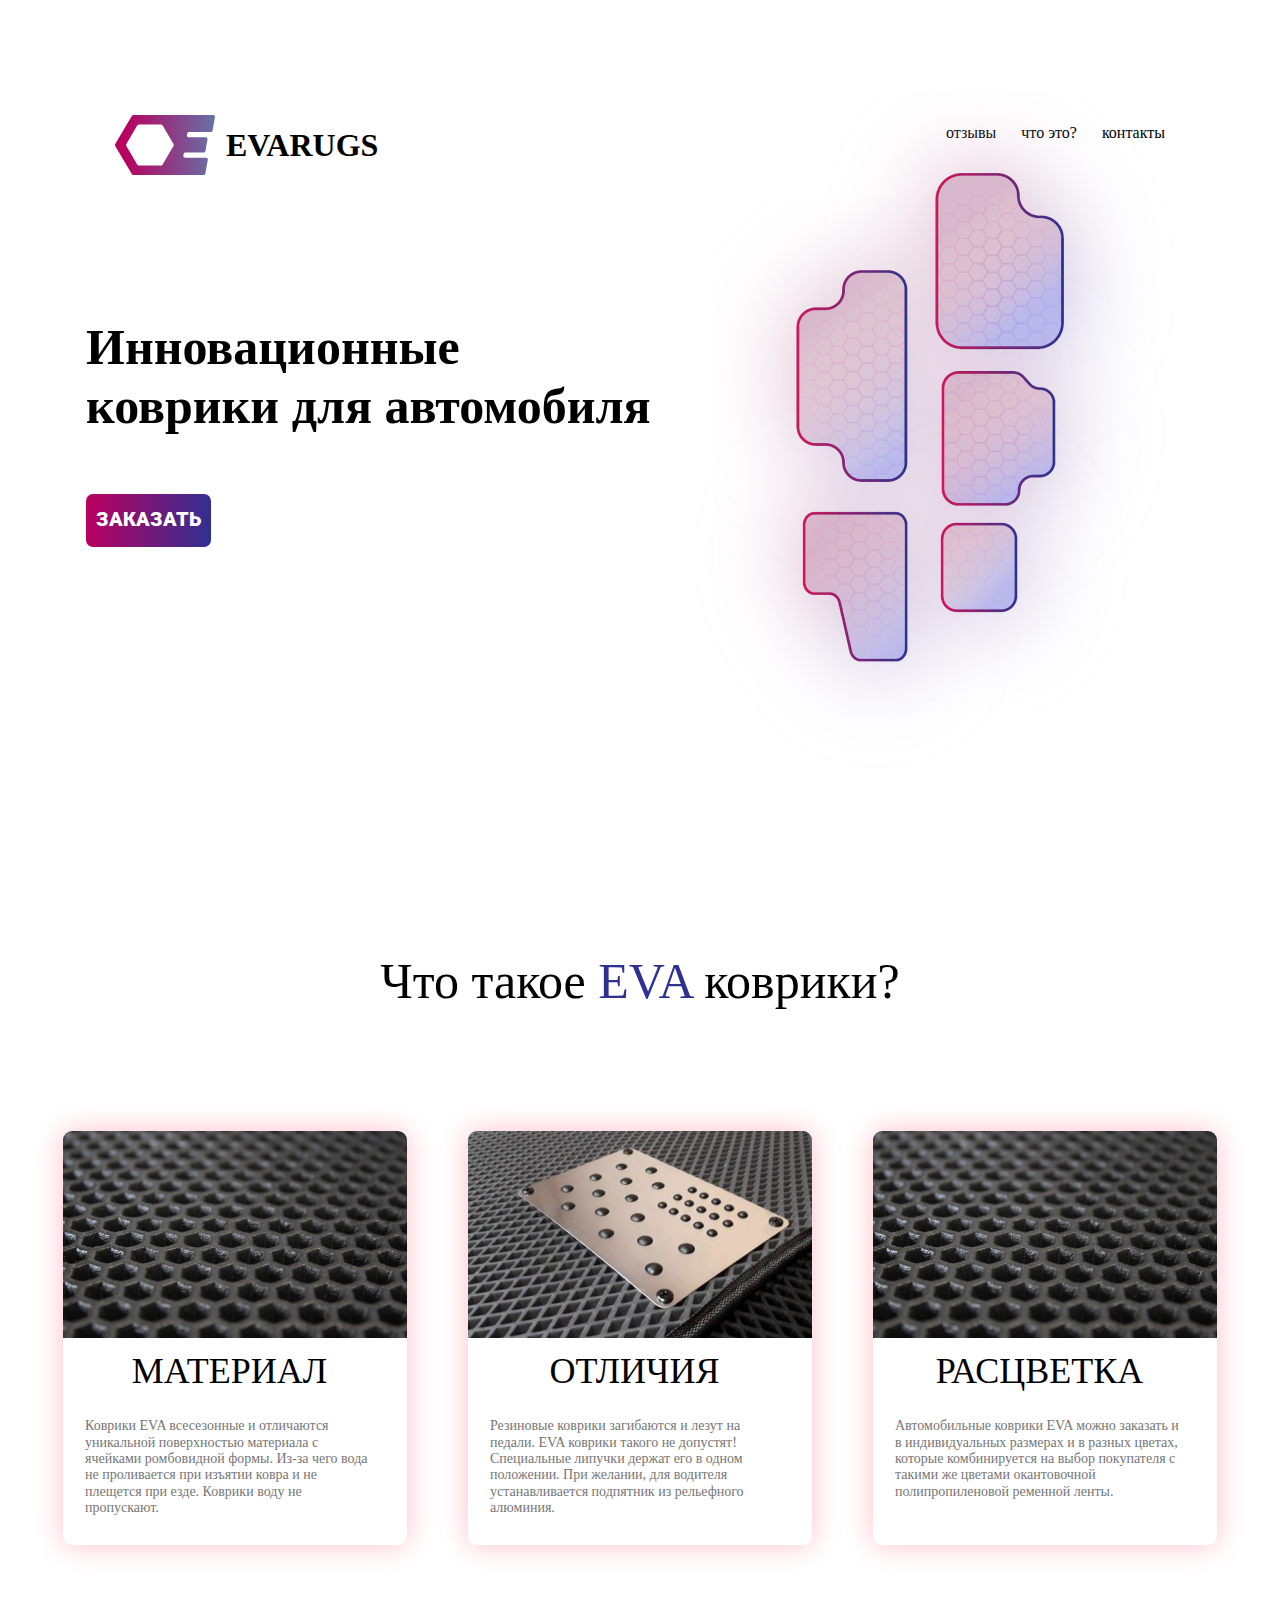
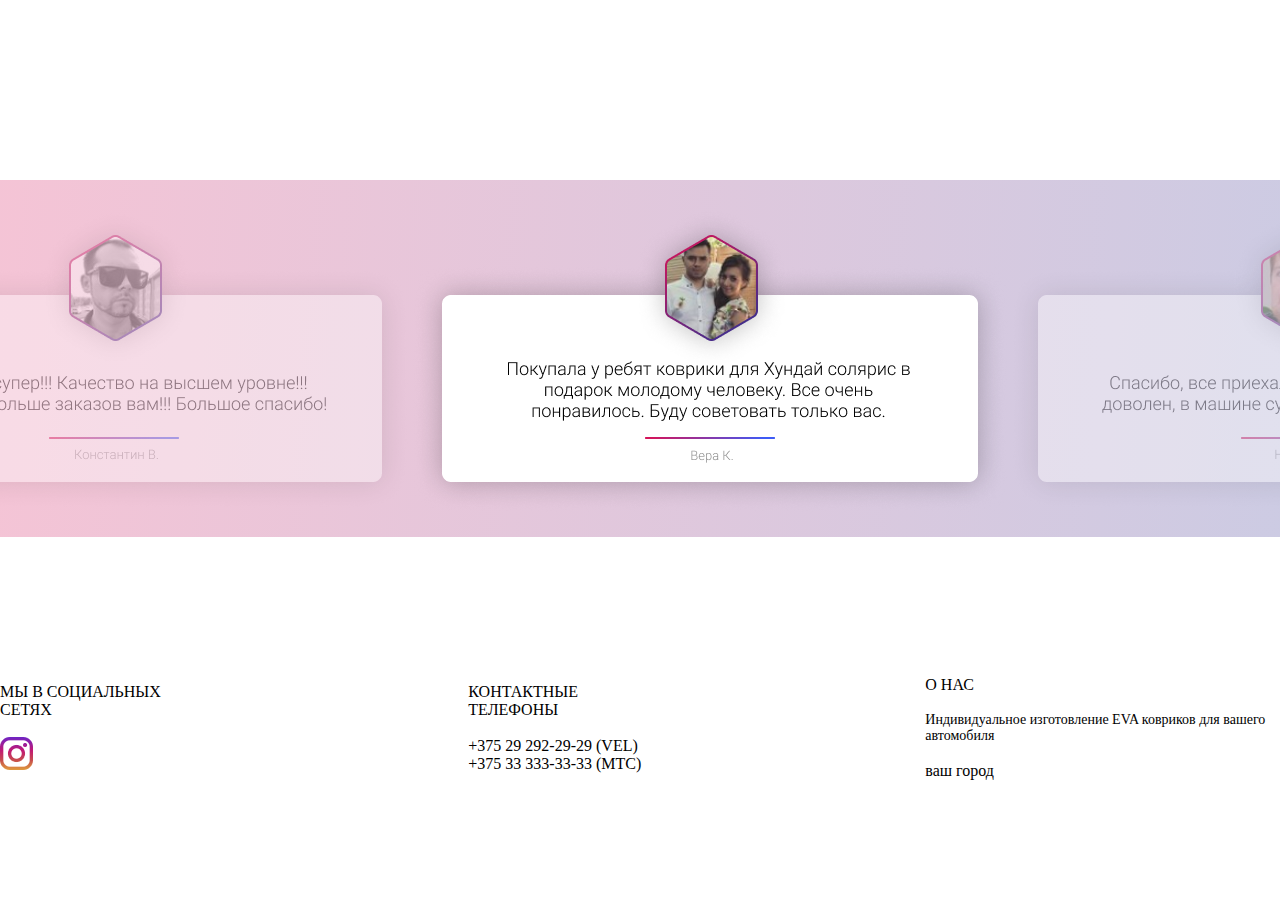
<file: index.html>
<!DOCTYPE html>
<html lang="en">
<head>
    <meta charset="UTF-8">
    <meta name="viewport" content="width=device-width, initial-scale=1.0">
    <title>Document</title>
    <link rel="stylesheet" href="style.css">
</head>
<body>
    <header class="header">
        <div class="contener">
            <nav class="nav">
               <div class="nav__div">
                <img src="Vector.svg" alt="">
                <h1>EVARUGS</h1>
               </div>
               <ul>
                <li>отзывы</li>
                <li>что это?</li>
                <li>контакты</li>
               </ul>
            </nav>
            <div class="header__div">
                <div class="h__div1">
                    <h2>Инновационные коврики для автомобиля</h2>
                    <button class="button">ЗАКАЗАТЬ</button>
                </div>
                <img src="коврф 1.png" alt="">
            </div>
        </div>
    </header>
    <section class="section">
       <div class="contener">
        <div class="section__div">
            <h2>Что такое <span class="span">EVA</span> коврики?</h2>
           <div class="sdd">
            <div class="section__div__box1">
                <img src="image00004 1.jpg" alt="">
                <div class="box1__text">
                    <h2>МАТЕРИАЛ</h2>
                    <br>
                    <p>Коврики EVA всесезонные и отличаются уникальной поверхностью материала с ячейками ромбовидной формы. Из-за чего вода не проливается при изъятии ковра и не плещется при езде. Коврики воду не пропускают.</p>
                </div>
            </div>
            <div class="section__div__box1">
                <img src="file 1.jpg" alt="">
                <div class="box1__text">
                    <h2>ОТЛИЧИЯ</h2>
                    <br>
                    <p>Резиновые коврики загибаются и лезут на педали. EVA коврики такого не допустят! Специальные липучки держат его в одном положении. При желании, для водителя устанавливается подпятник из рельефного алюминия.</p>
                </div>
            </div>
            <div class="section__div__box1">
                <img src="image00004 1.jpg" alt="">
                <div class="box1__text">
                    <h2>РАСЦВЕТКА</h2>
                    <br>
                    <p>Автомобильные коврики EVA можно заказать и в индивидуальных размерах и в разных цветах, которые комбинируется на выбор покупателя с такими же цветами окантовочной полипропиленовой ременной ленты.</p>
                </div>
            </div>
           </div>
        </div>
       </div>
       <nav class="nav2">
            <img src="3 отзыв.png" class="ggg">
            <img src="3 отзыв 3.png" class="ccc">
            <img src="opasity 01.png" class="hhh">
            <img src="1 отзыв.png" class="nima">
            <img src="1 отзыв 2.png" class="ccc">
            <img src="2 отзыв.png" class="ggg">
            <img src="opasity 0.png" class="hhh">
            <img src="2 отзыв 1.png" class="ccc">
       </nav>
    </section>
    <footer class="footer">
        <ul>
            <li>МЫ В СОЦИАЛЬНЫХ СЕТЯХ</li>
            <br>
            <li><img src="512px-Instagram_new 1.png" alt=""></li>
        </ul>
        <br>
        <ul>
            <li>КОНТАКТНЫЕ ТЕЛЕФОНЫ</li>
            <br>
            <li>+375 29 292-29-29 (VEL)</li>
            <li>+375 33 333-33-33 (МТС)</li>
        </ul>
        <br>
        <ul>
            <li>О НАС</li>
            <br>
            <li class="li">Индивидуальное изготовление EVA ковриков для вашего автомобиля</li>
            <br>
            <li>ваш город</li>
        </ul>
    </footer>
</body>
</html>
</file>
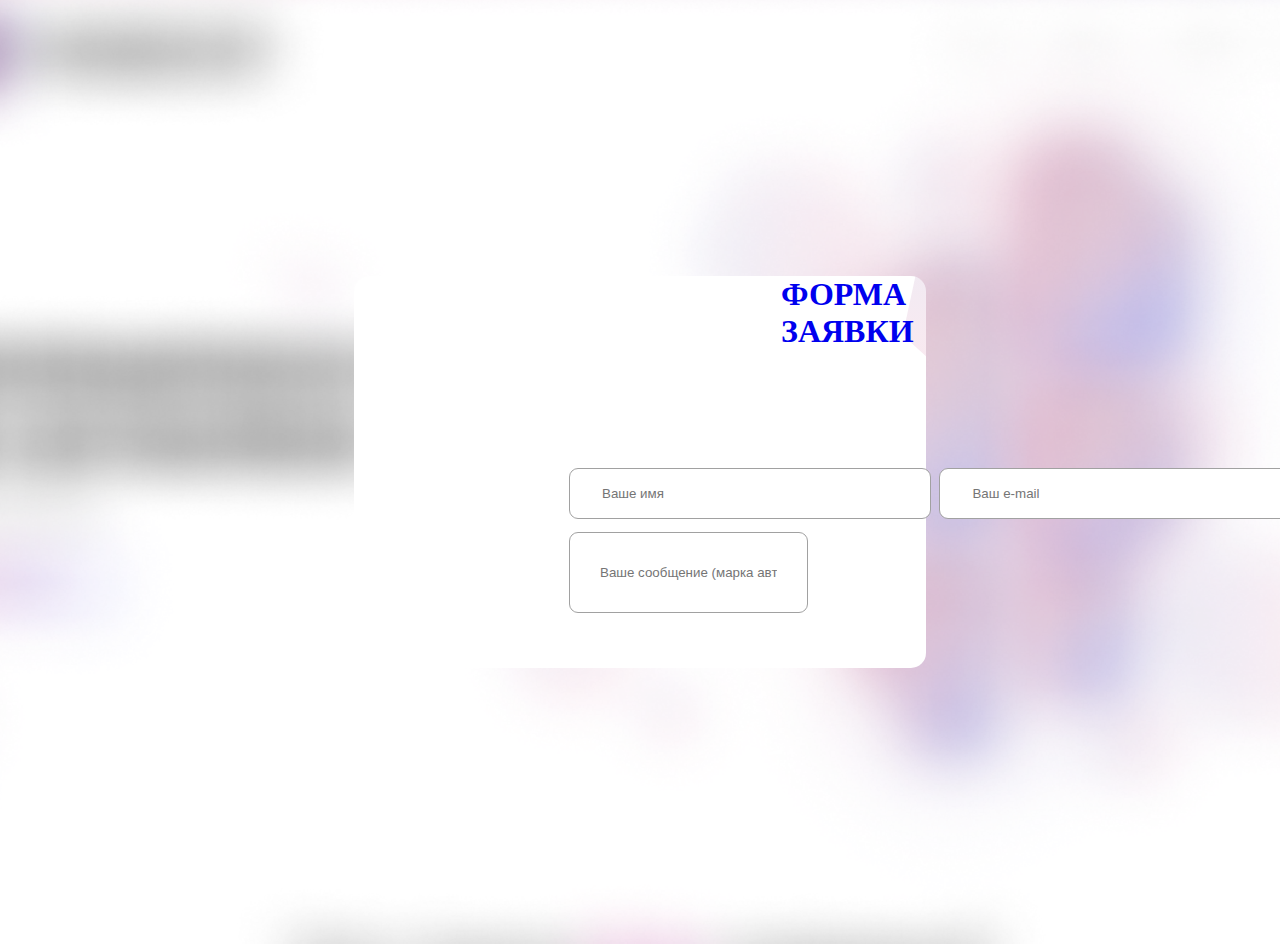
<file: button.html>
<!DOCTYPE html>
<html lang="en">
<head>
    <meta charset="UTF-8">
    <meta name="viewport" content="width=device-width, initial-scale=1.0">
    <title>Document</title>
    <link rel="stylesheet" href="button.css">
</head>
<body>
    <main class="main">
        <h1 class="h2"><a href="zakazat.html">ФОРМА ЗАЯВКИ</a></h1>
        <form>
            <div class="dov">
                <div class="dov1">
                    <input type="text" placeholder="Ваше имя" class="input">
                    <input type="text" placeholder="Ваш e-mail" class="input">
                </div>
                <input type="text" placeholder="Ваше сообщение (марка автомобиля, цвет ковриков, номер телефона)" class="input2">
            </div>
        </form>
    </main>
</body>
</html>
</file>
<file: style.css>
@import url('https://fonts.googleapis.com/css2?family=Roboto:ital,wght@0,100;0,300;0,400;0,500;0,700;0,900;1,100;1,300;1,400;1,500;1,700;1,900&display=swap');
*{
    margin: 0;
    padding: 0;
    list-style: none;
    text-decoration: none;
    box-sizing: border-box;
}
.header{
    max-width: 1440px;
    /* border: 1px solid red;  */
    margin: 0 auto;
    font-family: "Roboto" sans-serif;
}
.contener{
    max-width: 1199px;
    height: 704px;
    margin: 124px 86px;
    /* border: 1px solid red;  */
}
.nav{
    display: flex;
    justify-content: space-between;
    max-width: 1050px;
    height: 42px;
    /* border: 1px solid red; */
    margin: 0 auto;
    font-family: "Roboto" sans-serif;
}
.nav__div{
    display: flex;
    gap: 11px;
    align-items: center;
}
.nav ul{
    display: flex;
    gap: 25px;
}
.nav ul li:hover{
    transform: translate(0,-5px);
    transition: 0.5s;
}
.header__div{
    max-width: 1199px;
    height: 533px;
    display: flex;
    align-items: center;
    justify-content: space-between;
    /* border: 1px solid red; */
}
.header__div h2{
    font-size: 50px;
    line-height: 58.59px;
    font-family: "Roboto" sans-serif;
}
.button{
    max-width: 179px;
    height: 53px;
    border-radius: 7px;
    background: linear-gradient(95.2deg, #B90160 2.23%, #2E3192 99.51%);
    border: none;
    color: white;
    font-family: "Roboto", sans-serif;
    padding: 0px 10px;
    font-size: 20px;
    font-weight: 900;
    line-height: 23.44px;
    margin-top: 58px;
}
.section{
    max-width: 1440px;
    /* border: 1px solid red; */
    margin: 0 auto;
}
.section__div{
    max-width: 1154px;
    height: 583px;
    text-align: center;
    /* border: 1px solid red; */
    margin: 0 auto;
}
.section__div h2{
font-size: 50px;
font-weight: 400;
line-height: 58.59px;
text-align: center;

}
.span{
    color: #2E3192;
}
.sdd{
    max-width: 1154px;
    height: 414px;
    display: flex;
    align-items: center;
    justify-content: center;
    gap: 61px;
    margin: 120px 0;
}
.section__div__box1{
    max-width: 344px;
    height: 414px;
    border-radius: 9px;
    /* border: 1px solid red;  */
    box-shadow: 0px 0px 30px 0px  pink;

}
.section__div__box1 img{
    border-radius: 9px 9px 0px 0px;
}
.box1__text{
    /* border: 1px solid red; */
    border-radius: 9px;
    text-align: start;
    max-width: 289px;
    margin-left: 22px;                
}
.box1__text h2{
font-size: 36px;
}
.box1__text p{
    font-size: 14px;
    color: #767676;
    font-weight: 300;
    line-height: 16.41px;


}
.section__div__box1:hover{
    transform: translate(0,-10px);
    transition: 0.5s;
}
.nav2{
    max-width: 1440px;
    height: 357px;
    background: linear-gradient(94.31deg, rgba(212, 20, 90, 0.25) 0.96%, rgba(46, 49, 146, 0.25) 104.83%);
    z-index: -1;
    display: flex;
    align-items: center;
    justify-content: space-between;
    margin-top: 100px;
}
.footer{
    display: flex;
    align-items: center;
    justify-content: center;
    gap: 141px;
    max-width: 1440px;
    height: 382px;
    margin: 0 auto;
    
}
.li{
font-size: 14px;
font-weight: 300;
line-height: 16px;
text-align: left;

}
.hhh{
    display: none;
}
.ccc{
    display: none;
}
@media (max-width: 991.98px){
    .header{
        margin: 0 auto;
    }
    .nav{
        width: 682px;
        margin: 0 auto;
    }
    .nav ul{
        display: none;
    }
    .header__div{
        width: 682px;
        height: 473px;
        margin: 0 auto;
    }
    .header__div img{
        width: 368px;
        height: 473px;
    }
    .header__div h2{
    font-size: 40px;
    font-weight: 900;
    line-height: 40px;
    }
    .button{
        width: 141px;
        height: 42px;
    }
    .sdd{
        display: flex;
        flex-wrap: wrap;
        gap: 61px;
        width: 612px;
        height: 1196px;
        margin: 0 auto;
    }
    .section__div__box1{
        max-width: 594px;
        height: 325px;
    }
    .section__div__box1 img{
        width: 594px;
        height: 189.98px;
    }
    .box1__text{
        max-width: 794px;
    }
    .box1__text h2{
        text-align: start;
    }
    .nav2{
        width: 769px;
        height: 948px;
        flex-wrap: wrap;
        /* gap: 109px; */
        margin: 700px auto;
        padding: 0px 72px;
    }
    .hhh{
        display: initial;
    }
    .ggg{
        display: none;
    }
    .footer{
        width: 770px;
        box-shadow: 0px 0px 35px 0px #D4145A40;
        gap: 18px;
        margin-top: -700px;
        display: flex;
        justify-content: center;
        font-size: 10px;
    }
    .li{
        font-size: 10px;
        font-weight: 300;
        line-height: 16px;

    }
}
@media (max-width: 768.98px){
    .header{
        height: 400px;
    }
    .nav{
        width: 183.36px;
        height: 32px;
    }
    .nav ul{
        display: none;
    }
    .header__div{
        width: 320px;
        height: 200px;
        display: flex;
        flex-wrap: wrap;
        align-items: center;
        gap: 42px;
        margin: 20px auto;
    }
    .header__div img{
        width: 368px;
        height: 473px;
        display: none;
    }
    .header__div h2{
        font-size: 25px;
        font-weight: 900;
        line-height: 25px;
        text-align: center;
    }
    .button{
        width: 93px;
    height: 28px;
    margin: 42px 150px;
    font-size: 15px;
    }
    .sdd{
        width: 319px;
        height: 1262px;
        margin: 0 auto;
        gap: 30px;
    }
    .section__div__box1{
        max-width: 264px;
        height: 383.05px;
    }
    .section__div__box1 h2{
        font-size: 30px;
    }
    .section__div__box1 p{
        font-size: 14px;
    }
    .section__div__box1 img{
        width: 264px;
    }
    .nav2{
        width: 321px;
        height: 988px;
        margin: 800px auto;
    }
    .nav2 img{
        transform: translate(-70px,0);
    }
    .ccc{
        display: initial;
    }
    .nima{
        display: none;
    }
    .ggg{
        display: none;
    }
    .hhh{
        display: none;
    }
    .footer{
        width: 321px;
        height: 317px;
        display: block;
        text-align: center;
        align-content: center;
        gap: 10px;
        transform: translate(-100px,);
        margin-top: -800px;
    }


}
</file>
<file: button.css>
*{
    margin: 0;
    padding: 0;
    list-style: none;
    box-sizing: border-box;
    text-decoration: none;
}
body{
    background: url(Rectangle\ 18.png);
    background-repeat: no-repeat;
    background-position: center;
    background-size: 1800px;
    overflow: hidden;
}
.main{
    background: url(Mask\ Group.svg);
    max-width: 1180.27px;
    height: 392.18px;
    border-radius: 15px;
    background-color: white;
    background-size: 1380px;
    background-position: center;
    margin: 276px 354px;
}
.dov{
    max-width: 773px;
    height: 158px;
    display: flex;
    align-items: center;
    flex-wrap: wrap;
    /* border: 1px solid red;  */
    margin: 112px 215px;
}
.dov1{
    max-width: 749px;
    height: 50px;
    display: flex;
    align-items: center;
    justify-content: space-between;
    gap: 8px;
}
.input{
    width: 362.49px;
    height: 50.72px;
    border-radius: 9px;
    padding: 16px 32px;
    border: 1px solid #A1A1A1;
}
.input2{
    padding: 16px 30px;
    width: 773.73px;
    height: 81.65px;
    border-radius: 9px;
    border: 1px solid #A1A1A1;
}
.h2{
    margin: 42px 427px;
}
@media(max-width: 991.98px){
    body{
        max-width: 911px;
    }
    .main{
        width: 635px;
        height: 401px;
        margin: 0 auto;
    }
    .dov{
        width: 432px;
        height: 240px;
        margin: 112px 215px;
        flex-wrap: wrap;
        gap: 40px;
        margin-top: -10px;
    }
    .dov1{
        margin: 0 -100px;
        flex-wrap: wrap;
    }
    .h2{
        margin-top: 103px;
        margin-left: 250px;
        font-size: 24px;
    }
    .input{
        width: 432px;
    }
    .input2{
        margin: 0 -100px;
        width: 432px;
        height: 95px;

    }
}
@media(max-width: 768.98px){
    body{
        max-width: 768px;
    }
    .main{
        width: 267px;
        height: 298px;
        margin: 0 auto;
    }
    .dov{
        width: 212px;
        height: 240px;
        margin: 112px 215px;
        flex-wrap: wrap;
        gap: 40px;
        margin-top: -10px;
    }
    .dov1{
        transform: translate(-90px,0);
        transition: 0.1s;
        flex-wrap: wrap;
    }
    .h2{
        margin-top: 103px;
        margin-left: 250px;
        font-size: 15px;
        transform: translate(-110px, 0px);
        transition: 0.1s;
    }
    .input{
        width: 212px;
        height: 20px;
    }
    .input2{
        width: 212px;
        height: 95px;
        transform: translate(-90px, -30px);
        transition: 0.1s;
    }
}
</file>
